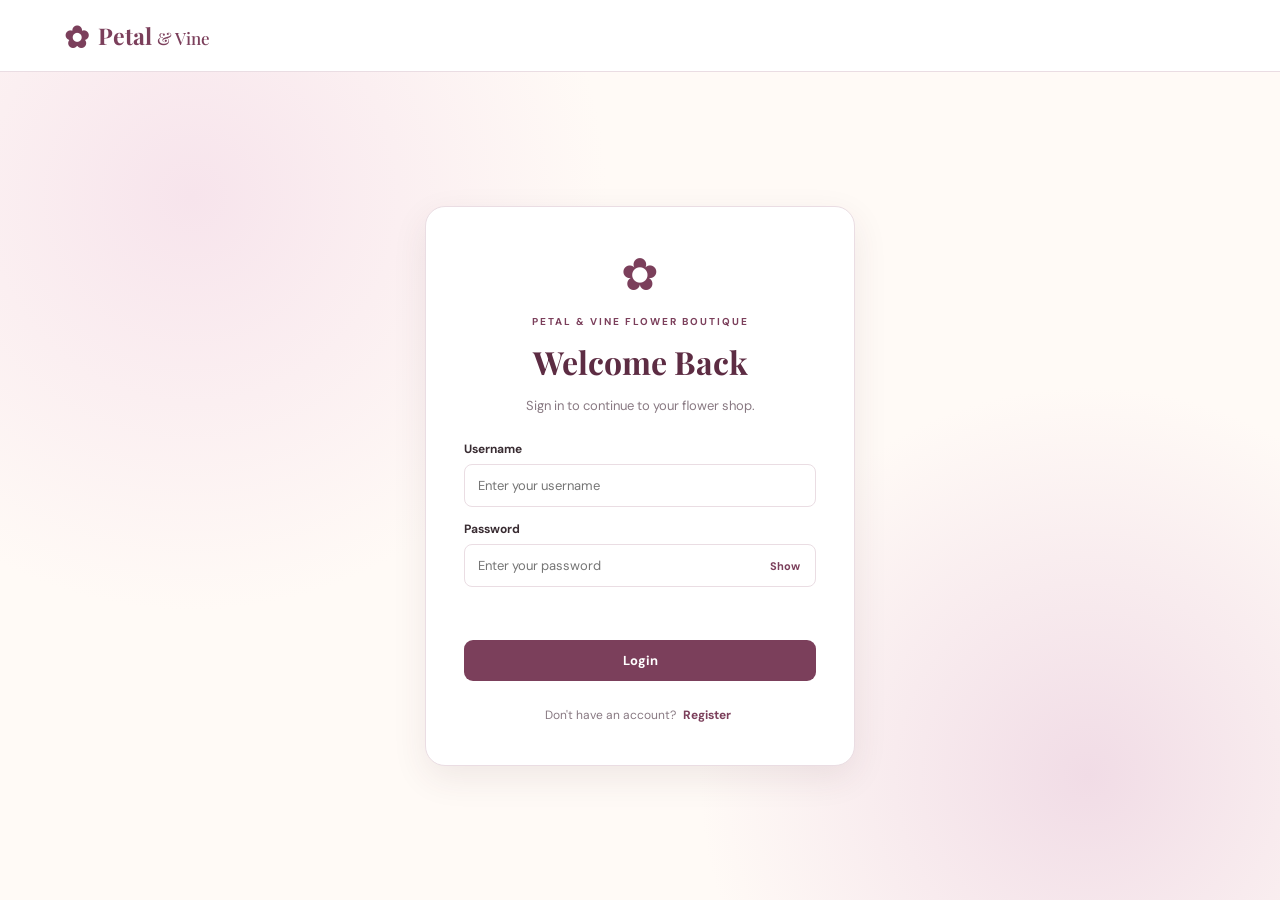
<file: index.html>
<!DOCTYPE html>
<html lang="en">
<head>
  <meta charset="UTF-8">
  <meta name="viewport" content="width=device-width, initial-scale=1.0">
  <meta name="theme-color" content="#7b3f5b">
  <meta name="description" content="Petal & Vine Flower Boutique">
  <title>Petal & Vine | Flower Boutique</title>
  <link rel="stylesheet" href="style.css">
  <script src="script.js" defer></script>
</head>
<body>

<header class="topbar">
  <a class="brand" href="#" onclick="return false;">
    <span class="brand-icon">✿</span>
    <span>Petal <small>& Vine</small></span>
  </a>
  <div class="header-right">
    <span id="headerUser"></span>
    <button class="btn outline small hidden" id="logoutButton" onclick="logout()">Logout</button>
  </div>
</header>

<main>
  <!-- LOGIN AND REGISTRATION -->
  <section id="authScreen" class="auth-screen">
    <div class="auth-card">
      <div class="auth-brand">✿</div>
      <p class="eyebrow">PETAL & VINE FLOWER BOUTIQUE</p>
      <h1 id="authTitle">Welcome Back</h1>
      <p id="authSubtitle">Sign in to continue to your flower shop.</p>

      <form id="loginForm">
        <label for="loginUsername">Username</label>
        <input id="loginUsername" type="text" placeholder="Enter your username" autocomplete="username" required>

        <label for="loginPassword">Password</label>
        <div class="password-field">
          <input id="loginPassword" type="password" placeholder="Enter your password" autocomplete="current-password" required>
          <button type="button" class="password-toggle" onclick="togglePassword('loginPassword',this)">Show</button>
        </div>

        <p id="loginMessage" class="form-message"></p>
        <button class="btn primary full" type="submit">Login</button>
      </form>

      <form id="registerForm" class="hidden">
        <label for="registerName">Full Name</label>
        <input id="registerName" type="text" placeholder="Enter your full name" required>

        <label for="registerUsername">Username</label>
        <input id="registerUsername" type="text" placeholder="Choose a username" autocomplete="username" required>

        <label for="registerPassword">Password</label>
        <div class="password-field">
          <input id="registerPassword" type="password" placeholder="At least 6 characters" autocomplete="new-password" required>
          <button type="button" class="password-toggle" onclick="togglePassword('registerPassword',this)">Show</button>
        </div>

        <label for="registerConfirm">Confirm Password</label>
        <div class="password-field">
          <input id="registerConfirm" type="password" placeholder="Confirm your password" autocomplete="new-password" required>
          <button type="button" class="password-toggle" onclick="togglePassword('registerConfirm',this)">Show</button>
        </div>

        <p id="registerMessage" class="form-message"></p>
        <button class="btn primary full" type="submit">Create Account</button>
      </form>

      <div id="authSwitch" class="auth-switch">
        Don't have an account?
        <button type="button" class="text-button" onclick="showRegister()">Register</button>
      </div>

      <div id="loginSwitch" class="auth-switch hidden">
        Already have an account?
        <button type="button" class="text-button" onclick="showLogin()">Login</button>
      </div>
    </div>
  </section>

  <!-- MAIN APPLICATION -->
  <section id="appScreen" class="app-layout hidden">
    <aside class="sidebar">
      <div class="sidebar-brand">
        <span>✿</span>
        <div>Petal & Vine<small>Flower Boutique</small></div>
      </div>

      <div class="role-label" id="roleLabel"></div>

      <nav id="customerNav">
        <button class="nav-link active" onclick="customerPage('shop',this)">🛍️ <span>Shop Flowers</span></button>
        <button class="nav-link" onclick="customerPage('cart',this)">🛒 <span>My Cart</span><span id="cartCount" class="cart-count">0</span></button>
        <button class="nav-link" onclick="customerPage('orders',this)">📦 <span>My Orders</span></button>
        <button class="nav-link" onclick="customerPage('receipts',this)">🧾 <span>My Receipts</span></button>
        <button class="nav-link" onclick="customerPage('transactions',this)">💳 <span>Transactions</span></button>
        <button class="nav-link" onclick="customerPage('profile',this)">👤 <span>My Profile</span></button>
        <button class="nav-link" onclick="customerPage('about',this)">🌷 <span>About Us</span></button>
      </nav>

      <nav id="adminNav" class="hidden">
        <button class="nav-link active" onclick="adminPage('dashboard',this)">📊 <span>Dashboard</span></button>
        <button class="nav-link" onclick="adminPage('products',this)">🌹 <span>Manage Products</span></button>
        <button class="nav-link" onclick="adminPage('inventory',this)">📋 <span>Inventory</span></button>
        <button class="nav-link" onclick="adminPage('orders',this)">📦 <span>Customer Orders</span></button>
        <button class="nav-link" onclick="adminPage('users',this)">👥 <span>Customers</span></button>
        <button class="nav-link" onclick="adminPage('settings',this)">⚙️ <span>Admin Settings</span></button>
      </nav>

      <button class="btn outline full sidebar-logout" onclick="logout()">Logout</button>
    </aside>

    <div class="main-content">
      <div class="page-header">
        <div>
          <p class="eyebrow">PETAL & VINE</p>
          <h1 id="pageTitle">Shop Flowers</h1>
          <p id="welcomeText"></p>
        </div>
        <button class="btn outline mobile-logout" onclick="logout()">Logout</button>
      </div>

      <!-- CUSTOMER SHOP -->
      <section id="customer-shop" class="page">
        <div class="hero">
          <div>
            <p class="eyebrow">FRESH FLOWERS, BEAUTIFUL MOMENTS</p>
            <h2>Make every moment bloom.</h2>
            <p>Find the perfect flowers for every special occasion.</p>
          </div>
          <div class="hero-flower">💐</div>
        </div>

        <div class="section-heading">
          <div>
            <h2>Our Flower Collection</h2>
            <p>Choose your favorite bouquet and quantity.</p>
          </div>
          <input id="productSearch" class="search-input" type="search" placeholder="Search flowers...">
        </div>

        <div id="shopProducts" class="product-grid"></div>
      </section>

      <!-- CUSTOMER CART -->
      <section id="customer-cart" class="page hidden">
        <div class="section-heading">
          <div><h2>My Shopping Cart</h2><p>Review your selected flowers.</p></div>
        </div>
        <div id="cartContent"></div>
      </section>

      <!-- CUSTOMER ORDERS -->
      <section id="customer-orders" class="page hidden">
        <div class="section-heading"><div><h2>My Orders</h2><p>Track your order status.</p></div></div>
        <div id="customerOrders"></div>
      </section>

      <!-- CUSTOMER RECEIPTS -->
      <section id="customer-receipts" class="page hidden">
        <div class="section-heading"><div><h2>My Receipts</h2><p>View and print your order receipts.</p></div></div>
        <div id="customerReceipts"></div>
      </section>

      <!-- CUSTOMER TRANSACTIONS -->
      <section id="customer-transactions" class="page hidden">
        <div class="section-heading"><div><h2>My Transactions</h2><p>Your Cash on Delivery transaction records.</p></div></div>
        <div id="customerTransactions"></div>
      </section>

      <!-- CUSTOMER PROFILE -->
      <section id="customer-profile" class="page hidden">
        <div class="section-heading"><div><h2>My Profile</h2><p>Manage your account information.</p></div></div>
        <div class="form-card">
          <form id="profileForm">
            <label for="profileName">Full Name</label>
            <input id="profileName" required>

            <label for="profileUsername">Username</label>
            <input id="profileUsername" required>

            <label for="profilePhone">Phone Number</label>
            <input id="profilePhone" type="tel">

            <label for="profileAddress">Delivery Address</label>
            <textarea id="profileAddress" rows="3"></textarea>

            <label for="profilePassword">New Password (optional)</label>
            <input id="profilePassword" type="password" placeholder="Leave blank to keep current password">

            <p id="profileMessage" class="form-message"></p>
            <button class="btn primary" type="submit">Save Changes</button>
          </form>
        </div>
      </section>

      <!-- ABOUT -->
      <section id="customer-about" class="page hidden">
        <div class="about-card">
          <div class="about-flower">🌷</div>
          <p class="eyebrow">WELCOME TO PETAL & VINE</p>
          <h2>Flowers that speak from the heart.</h2>
          <p>Petal & Vine is a flower boutique offering beautiful floral arrangements for birthdays, anniversaries, celebrations, and everyday surprises.</p>
          <p>Our goal is to make every special moment more meaningful with flowers.</p>
        </div>
      </section>

      <!-- ADMIN DASHBOARD -->
      <section id="admin-dashboard" class="page hidden">
        <div class="section-heading"><div><h2>Dashboard Overview</h2><p>Monitor your flower shop activity.</p></div></div>
        <div id="dashboardStats" class="stats-grid"></div>
        <div class="panel">
          <h3>Recent Orders</h3>
          <div id="recentOrders"></div>
        </div>
      </section>

      <!-- ADMIN PRODUCTS -->
      <section id="admin-products" class="page hidden">
        <div class="section-heading">
          <div><h2>Manage Products</h2><p>Add, edit, and delete flower products.</p></div>
          <button class="btn primary" onclick="openProductModal()">+ Add Product</button>
        </div>
        <input id="adminProductSearch" class="search-input" type="search" placeholder="Search products...">
        <div id="adminProducts" class="product-grid"></div>
      </section>

      <!-- ADMIN INVENTORY -->
      <section id="admin-inventory" class="page hidden">
        <div class="section-heading"><div><h2>Inventory Management</h2><p>Monitor product stock and availability.</p></div></div>
        <div id="inventoryList"></div>
      </section>

      <!-- ADMIN ORDERS -->
      <section id="admin-orders" class="page hidden">
        <div class="section-heading"><div><h2>Customer Orders</h2><p>Review orders and update their status.</p></div></div>
        <div id="adminOrders"></div>
      </section>

      <!-- ADMIN CUSTOMERS -->
      <section id="admin-users" class="page hidden">
        <div class="section-heading"><div><h2>Customer Management</h2><p>Manage registered customer accounts.</p></div></div>
        <div id="adminUsers"></div>
      </section>

      <!-- ADMIN SETTINGS -->
      <section id="admin-settings" class="page hidden">
        <div class="section-heading"><div><h2>Admin Settings</h2><p>Change your administrator username and password.</p></div></div>
        <div class="form-card">
          <form id="settingsForm">
            <label for="settingsUsername">Admin Username</label>
            <input id="settingsUsername" required>

            <label for="settingsPassword">New Password</label>
            <input id="settingsPassword" type="password" placeholder="Leave blank to keep current password">

            <label for="settingsConfirm">Confirm New Password</label>
            <input id="settingsConfirm" type="password" placeholder="Confirm new password">

            <p id="settingsMessage" class="form-message"></p>
            <button class="btn primary" type="submit">Save Settings</button>
          </form>
        </div>
      </section>
    </div>
  </section>
</main>

<!-- PRODUCT MODAL -->
<div id="productModal" class="modal hidden">
  <div class="modal-card">
    <button class="modal-close" onclick="closeModal('productModal')">×</button>
    <h2 id="productModalTitle">Add Product</h2>

    <form id="productForm">
      <input id="productId" type="hidden">

      <label for="productName">Product Name</label>
      <input id="productName" required>

      <label for="productCategory">Category</label>
      <input id="productCategory" required>

      <label for="productDescription">Description</label>
      <textarea id="productDescription" rows="3"></textarea>

      <label for="productPrice">Price (₱)</label>
      <input id="productPrice" type="number" min="0.01" step="0.01" required>

      <label for="productStock">Stock Quantity</label>
      <input id="productStock" type="number" min="0" step="1" required>

      <label for="productImage">Image URL or Emoji</label>
      <input id="productImage" placeholder="Paste image URL or enter 🌹">

      <label for="productImageFile">Or Upload Product Image</label>
      <input id="productImageFile" type="file" accept="image/*">

      <div id="productImagePreview" class="product-image-preview">💐</div>

      <button class="btn primary full" type="submit">Save Product</button>
    </form>
  </div>
</div>

<!-- CHECKOUT MODAL -->
<div id="checkoutModal" class="modal hidden">
  <div class="modal-card">
    <button class="modal-close" onclick="closeModal('checkoutModal')">×</button>
    <h2>Checkout</h2>
    <div id="checkoutSummary" class="checkout-summary"></div>

    <form id="checkoutForm">
      <label for="checkoutName">Customer Name</label>
      <input id="checkoutName" required>

      <label for="checkoutPhone">Contact Number</label>
      <input id="checkoutPhone" type="tel" required>

      <label for="checkoutAddress">Delivery Address</label>
      <textarea id="checkoutAddress" rows="3" required></textarea>

      <div class="payment-note">
        <strong>Payment Method</strong>
        <p>Cash on Delivery (COD)</p>
      </div>

      <button class="btn primary full" type="submit">Place Order</button>
    </form>
  </div>
</div>
  
<!-- RECEIPT MODAL -->
<div id="receiptModal" class="modal hidden">
  <div class="modal-card receipt-modal-card">

    <button
      class="modal-close no-print"
      onclick="closeModal('receiptModal')">
      ×
    </button>

    <div id="receiptContent"></div>

    <div class="receipt-actions no-print">
      <button class="btn primary" onclick="window.print()">
        Print Receipt
      </button>

      <button class="btn outline"
        onclick="closeModal('receiptModal')">
        Close
      </button>
    </div>

  </div>
</div>

<div id="toast" class="toast"></div>

</body>
</html>
</file>
<file: style.css>
@import url('https://fonts.googleapis.com/css2?family=DM+Sans:wght@400;500;600;700&family=Playfair+Display:wght@500;600;700&display=swap');

:root {
  --wine: #7b3f5b;
  --wine-dark: #5d2c43;
  --pink: #f8eaf0;
  --pink-dark: #efd5e0;
  --cream: #fffaf6;
  --white: #ffffff;
  --text: #392c32;
  --muted: #887982;
  --border: #eadde3;
  --green: #477b5a;
  --red: #b64b55;
  --shadow: 0 12px 35px rgba(75, 42, 58, .09);
}

* {
  box-sizing: border-box;
}

html {
  scroll-behavior: smooth;
}

body {
  margin: 0;
  background: var(--cream);
  color: var(--text);
  font-family: 'DM Sans', sans-serif;
}

button,
input,
textarea,
select {
  font: inherit;
}

button {
  cursor: pointer;
}

button:disabled {
  cursor: not-allowed;
  opacity: .5;
}

.hidden {
  display: none !important;
}

h1,
h2,
h3,
h4 {
  font-family: 'Playfair Display', serif;
  color: var(--wine-dark);
  margin-top: 0;
}

p {
  line-height: 1.6;
}

.topbar {
  height: 72px;
  background: var(--white);
  border-bottom: 1px solid var(--border);
  display: flex;
  justify-content: space-between;
  align-items: center;
  padding: 0 5%;
  position: sticky;
  top: 0;
  z-index: 20;
}

.brand {
  color: var(--wine);
  font-family: 'Playfair Display', serif;
  font-weight: 700;
  font-size: 23px;
  text-decoration: none;
  display: flex;
  align-items: center;
  gap: 9px;
}

.brand small {
  font-size: 17px;
  font-weight: 500;
}

.brand-icon {
  font-size: 30px;
}

.header-right {
  display: flex;
  align-items: center;
  gap: 12px;
  color: var(--muted);
  font-size: 13px;
}

main {
  min-height: calc(100vh - 72px);
}

.btn {
  border: 1px solid transparent;
  border-radius: 9px;
  padding: 11px 17px;
  font-weight: 700;
  font-size: 13px;
  transition: .2s ease;
  display: inline-flex;
  justify-content: center;
  align-items: center;
  gap: 7px;
}

.btn:hover {
  transform: translateY(-1px);
}

.btn.primary {
  background: var(--wine);
  color: white;
}

.btn.primary:hover {
  background: var(--wine-dark);
}

.btn.outline {
  background: white;
  color: var(--wine);
  border-color: var(--pink-dark);
}

.btn.outline:hover {
  background: var(--pink);
}

.btn.danger {
  background: #fff0f0;
  color: var(--red);
  border-color: #f3d2d4;
}

.btn.small {
  padding: 7px 11px;
  font-size: 12px;
}

.btn.full {
  width: 100%;
}

.text-button {
  border: 0;
  background: transparent;
  color: var(--wine);
  font-weight: 700;
  padding: 4px;
}

.text-button:hover {
  text-decoration: underline;
}

.eyebrow {
  color: var(--wine);
  letter-spacing: 2px;
  font-size: 10px;
  font-weight: 700;
}

/* AUTHENTICATION */

.auth-screen {
  min-height: calc(100vh - 72px);
  display: flex;
  justify-content: center;
  align-items: center;
  padding: 35px 16px;
  background:
    radial-gradient(circle at 15% 15%, #f7e4ec 0, transparent 32%),
    radial-gradient(circle at 85% 85%, #f1dce6 0, transparent 30%),
    var(--cream);
}

.auth-card {
  width: 100%;
  max-width: 430px;
  padding: 38px;
  border-radius: 20px;
  background: white;
  box-shadow: var(--shadow);
  border: 1px solid var(--border);
}

.auth-brand {
  font-size: 45px;
  text-align: center;
  color: var(--wine);
}

.auth-card .eyebrow,
.auth-card h1,
.auth-card > p {
  text-align: center;
}

.auth-card h1 {
  margin-bottom: 8px;
  font-size: 32px;
}

.auth-card > p:not(.eyebrow) {
  color: var(--muted);
  font-size: 13px;
  margin-bottom: 25px;
}

label {
  display: block;
  margin: 14px 0 7px;
  color: var(--text);
  font-size: 12px;
  font-weight: 700;
}

input,
textarea,
select {
  width: 100%;
  padding: 12px 13px;
  border: 1px solid var(--border);
  border-radius: 8px;
  outline: none;
  background: white;
  color: var(--text);
  font-size: 13px;
  transition: border .2s, box-shadow .2s;
}

input:focus,
textarea:focus,
select:focus {
  border-color: var(--wine);
  box-shadow: 0 0 0 3px rgba(123, 63, 91, .09);
}

textarea {
  resize: vertical;
}

.password-field {
  display: flex;
  position: relative;
}

.password-field input {
  padding-right: 65px;
}

.password-toggle {
  position: absolute;
  right: 10px;
  top: 50%;
  transform: translateY(-50%);
  border: 0;
  background: transparent;
  color: var(--wine);
  font-size: 11px;
  font-weight: 700;
}

.auth-card form > .btn {
  margin-top: 17px;
}

.auth-switch {
  text-align: center;
  font-size: 12px;
  color: var(--muted);
  margin-top: 22px;
}

.form-message {
  min-height: 18px;
  margin: 9px 0;
  font-size: 12px;
}

/* APPLICATION LAYOUT */

.app-layout {
  display: flex;
  min-height: calc(100vh - 72px);
}

.sidebar {
  width: 245px;
  flex-shrink: 0;
  background: #fff;
  border-right: 1px solid var(--border);
  padding: 24px 15px;
  display: flex;
  flex-direction: column;
}

.sidebar-brand {
  display: flex;
  align-items: center;
  gap: 10px;
  padding: 5px 9px 25px;
  font-family: 'Playfair Display', serif;
  font-size: 18px;
  font-weight: 700;
  color: var(--wine);
}

.sidebar-brand > span {
  font-size: 32px;
}

.sidebar-brand small {
  display: block;
  font-family: 'DM Sans', sans-serif;
  font-size: 10px;
  color: var(--muted);
  font-weight: 500;
}

.role-label {
  background: var(--pink);
  color: var(--wine);
  padding: 9px 12px;
  border-radius: 7px;
  margin-bottom: 20px;
  font-size: 11px;
  font-weight: 700;
}

.sidebar nav {
  display: flex;
  flex-direction: column;
  gap: 5px;
}

.nav-link {
  width: 100%;
  display: flex;
  align-items: center;
  gap: 10px;
  text-align: left;
  padding: 12px 11px;
  background: transparent;
  border: 0;
  border-radius: 8px;
  color: #76636d;
  font-size: 12px;
  font-weight: 600;
}

.nav-link:hover,
.nav-link.active {
  background: var(--pink);
  color: var(--wine);
}

.cart-count {
  margin-left: auto;
  min-width: 21px;
  height: 21px;
  padding: 0 5px;
  display: inline-flex;
  align-items: center;
  justify-content: center;
  border-radius: 50px;
  background: var(--wine);
  color: white;
  font-size: 10px;
}

.sidebar-logout {
  margin-top: auto;
}

.main-content {
  flex: 1;
  min-width: 0;
  padding: 32px;
  max-width: 1600px;
  margin: 0 auto;
}

.page-header {
  display: flex;
  align-items: center;
  justify-content: space-between;
  margin-bottom: 27px;
}

.page-header h1 {
  margin: 3px 0;
  font-size: 30px;
}

.page-header p:last-child {
  margin: 4px 0;
  color: var(--muted);
  font-size: 12px;
}

.mobile-logout {
  display: none;
}

.page {
  animation: appear .2s ease;
}

@keyframes appear {
  from { opacity: 0; transform: translateY(5px); }
  to { opacity: 1; transform: translateY(0); }
}

/* HERO */

.hero {
  background: linear-gradient(115deg, #f7e7ee, #fff4ed);
  border-radius: 18px;
  padding: 35px 40px;
  display: flex;
  justify-content: space-between;
  align-items: center;
  margin-bottom: 32px;
  overflow: hidden;
}

.hero h2 {
  font-size: clamp(25px, 4vw, 38px);
  margin: 10px 0;
}

.hero p:not(.eyebrow) {
  color: #796873;
  font-size: 13px;
}

.hero-flower {
  font-size: 95px;
  padding: 0 20px;
}

.section-heading {
  display: flex;
  align-items: center;
  justify-content: space-between;
  gap: 15px;
  margin: 25px 0 18px;
}

.section-heading h2 {
  margin: 0 0 5px;
  font-size: 23px;
}

.section-heading p {
  color: var(--muted);
  font-size: 12px;
  margin: 0;
}

.search-input {
  max-width: 280px;
}

/* PRODUCTS */

.product-grid {
  display: grid;
  grid-template-columns: repeat(3, minmax(0, 1fr));
  gap: 19px;
}

.product-card {
  background: white;
  border: 1px solid var(--border);
  border-radius: 13px;
  overflow: hidden;
  box-shadow: 0 4px 15px rgba(75, 42, 58, .035);
  min-width: 0;
}

.product-image {
  height: 175px;
  background: linear-gradient(135deg, #f8eaf0, #fff5ee);
  display: flex;
  justify-content: center;
  align-items: center;
  overflow: hidden;
  font-size: 65px;
}

.product-image img {
  width: 100%;
  height: 100%;
  object-fit: cover;
}

.product-info {
  padding: 16px;
}

.product-info h3 {
  font-size: 18px;
  margin: 0 0 6px;
}

.product-info p {
  color: var(--muted);
  font-size: 11px;
  margin: 5px 0;
}

.price {
  font-size: 18px;
  font-weight: 700;
  color: var(--wine);
  margin-top: 12px;
}

.stock {
  color: var(--green);
  font-size: 11px;
  margin: 5px 0 10px;
}

.quantity-label {
  margin-top: 12px;
}

.product-quantity {
  max-width: 100%;
}

.product-actions {
  display: flex;
  gap: 8px;
  margin-top: 14px;
}

.product-actions .btn {
  flex: 1;
  padding-left: 7px;
  padding-right: 7px;
}

/* PANELS AND FORMS */

.panel,
.form-card,
.about-card {
  background: white;
  border: 1px solid var(--border);
  border-radius: 13px;
  padding: 22px;
  box-shadow: 0 4px 15px rgba(75, 42, 58, .035);
}

.form-card {
  max-width: 650px;
}

.form-card form > .btn {
  margin-top: 18px;
}

.about-card {
  text-align: center;
  max-width: 800px;
  margin: 20px auto;
  padding: 50px 35px;
}

.about-card h2 {
  font-size: 30px;
}

.about-card p:not(.eyebrow) {
  color: var(--muted);
  max-width: 600px;
  margin: 12px auto;
  font-size: 13px;
}

.about-flower {
  font-size: 65px;
}

/* DASHBOARD */

.stats-grid {
  display: grid;
  grid-template-columns: repeat(3, minmax(0, 1fr));
  gap: 15px;
  margin-bottom: 22px;
}

.stat-card {
  background: white;
  border: 1px solid var(--border);
  border-radius: 12px;
  padding: 20px;
}

.stat-card span {
  color: var(--muted);
  display: block;
  font-size: 11px;
}

.stat-card strong {
  display: block;
  color: var(--wine);
  font-size: 23px;
  margin-top: 8px;
  overflow-wrap: anywhere;
}

.panel h3 {
  margin-bottom: 14px;
}

/* TABLES */

.table-wrap {
  width: 100%;
  overflow-x: auto;
  background: white;
  border-radius: 11px;
  border: 1px solid var(--border);
}

table {
  border-collapse: collapse;
  width: 100%;
  min-width: 650px;
  font-size: 12px;
}

th,
td {
  padding: 13px 15px;
  text-align: left;
  border-bottom: 1px solid var(--border);
}

th {
  color: var(--wine);
  background: #fbf3f6;
  font-weight: 700;
}

td {
  color: var(--text);
}

tr:last-child td {
  border-bottom: 0;
}

.badge {
  display: inline-block;
  padding: 5px 9px;
  border-radius: 30px;
  background: #fff4dc;
  color: #98702b;
  font-size: 10px;
  font-weight: 700;
}

.badge.green {
  background: #e7f4e9;
  color: var(--green);
}

.badge.red {
  background: #ffebeb;
  color: var(--red);
}

/* CART AND RECEIPT LINES */

.cart-row {
  display: grid;
  grid-template-columns: 2fr 1fr 1fr auto;
  align-items: center;
  gap: 15px;
  padding: 16px 0;
  border-bottom: 1px solid var(--border);
}

.cart-row:last-child {
  border-bottom: 0;
}

.cart-row p {
  margin: 4px 0;
}

.muted {
  color: var(--muted);
  font-size: 11px;
}

.qty-input {
  max-width: 90px;
}

.cart-total {
  text-align: right;
  padding: 22px 5px;
}

.cart-total p {
  color: var(--muted);
  font-size: 13px;
  margin-bottom: 5px;
}

.cart-total strong {
  color: var(--wine);
  font-size: 25px;
}

.receipt-line {
  display: flex;
  justify-content: space-between;
  gap: 15px;
  padding: 9px 0;
  border-bottom: 1px dashed var(--border);
  font-size: 12px;
}

.receipt-line strong {
  text-align: right;
}

.receipt-total {
  text-align: right;
  color: var(--wine);
  font-size: 19px;
  font-weight: 700;
  padding: 15px 0;
}

.checkout-summary {
  background: #fff8fb;
  border-radius: 9px;
  padding: 13px;
  margin: 15px 0;
}

.payment-note {
  background: var(--pink);
  padding: 13px;
  border-radius: 9px;
  margin-top: 17px;
}

.payment-note strong {
  color: var(--wine);
  font-size: 12px;
}

.payment-note p {
  font-size: 12px;
  margin-bottom: 0;
}

/* EMPTY STATE */

.empty-state {
  background: white;
  border: 1px dashed var(--pink-dark);
  border-radius: 12px;
  padding: 35px 20px;
  text-align: center;
  color: var(--muted);
  font-size: 12px;
}

.empty-state strong {
  display: block;
  color: var(--wine);
  font-family: 'Playfair Display', serif;
  font-size: 20px;
  margin-bottom: 8px;
}

/* MODALS */

.modal {
  position: fixed;
  inset: 0;
  z-index: 50;
  background: rgba(38, 24, 32, .55);
  display: flex;
  align-items: center;
  justify-content: center;
  padding: 18px;
  overflow-y: auto;
}

.modal-card {
  position: relative;
  width: 100%;
  max-width: 540px;
  max-height: 92vh;
  overflow-y: auto;
  background: white;
  border-radius: 15px;
  padding: 28px;
  box-shadow: var(--shadow);
}

.modal-card h2 {
  margin-bottom: 20px;
}

.modal-close {
  position: absolute;
  top: 12px;
  right: 15px;
  width: 30px;
  height: 30px;
  border: 0;
  background: var(--pink);
  color: var(--wine);
  border-radius: 50%;
  font-size: 22px;
}

.product-image-preview {
  height: 150px;
  margin: 12px 0 18px;
  background: var(--pink);
  border-radius: 10px;
  display: flex;
  justify-content: center;
  align-items: center;
  font-size: 55px;
  overflow: hidden;
}

.product-image-preview img {
  width: 100%;
  height: 100%;
  object-fit: contain;
}

.receipt-modal-card {
  max-width: 600px;
}

.receipt {
  padding: 15px 5px;
  color: #342a30;
}

.receipt h2,
.receipt > p {
  text-align: center;
}

.receipt h2 {
  margin-bottom: 3px;
}

.receipt h3 {
  margin: 20px 0 8px;
}

.receipt hr {
  border: 0;
  border-top: 1px dashed var(--border);
  margin: 17px 0;
}

.receipt-actions {
  display: flex;
  justify-content: center;
  gap: 10px;
  margin-top: 20px;
}

/* TOAST */

.toast {
  position: fixed;
  bottom: 22px;
  left: 50%;
  transform: translate(-50%, 20px);
  background: var(--wine-dark);
  color: white;
  padding: 12px 20px;
  border-radius: 9px;
  font-size: 12px;
  opacity: 0;
  pointer-events: none;
  transition: .25s;
  z-index: 100;
  max-width: calc(100% - 30px);
  text-align: center;
}

.toast.show {
  opacity: 1;
  transform: translate(-50%, 0);
}

/* RESPONSIVE */

@media (max-width: 1100px) {
  .product-grid {
    grid-template-columns: repeat(2, minmax(0, 1fr));
  }

  .main-content {
    padding: 25px;
  }
}

@media (max-width: 760px) {
  .topbar {
    height: 62px;
    padding: 0 16px;
  }

  .brand {
    font-size: 19px;
  }

  .brand small {
    font-size: 14px;
  }

  .header-right {
    font-size: 10px;
  }

  .app-layout {
    display: block;
  }

  .sidebar {
    width: 100%;
    padding: 10px;
    border-right: 0;
    border-bottom: 1px solid var(--border);
  }

  .sidebar-brand,
  .role-label,
  .sidebar-logout {
    display: none;
  }

  .sidebar nav {
    flex-direction: row;
    overflow-x: auto;
    gap: 5px;
  }

  .nav-link {
    width: auto;
    min-width: max-content;
    padding: 10px;
    font-size: 11px;
  }

  .main-content {
    padding: 20px 14px;
  }

  .page-header h1 {
    font-size: 25px;
  }

  .mobile-logout {
    display: inline-flex;
  }

  .hero {
    padding: 25px 20px;
  }

  .hero-flower {
    font-size: 65px;
    padding: 0;
  }

  .section-heading {
    align-items: flex-start;
    flex-direction: column;
  }

  .search-input {
    max-width: none;
  }

  .stats-grid {
    grid-template-columns: repeat(2, minmax(0, 1fr));
  }

  .cart-row {
    grid-template-columns: 1fr 1fr;
  }

  .cart-row > div:nth-child(3) {
    text-align: left;
  }
}

@media (max-width: 480px) {
  .auth-card {
    padding: 27px 21px;
  }

  .product-grid {
    grid-template-columns: 1fr;
  }

  .product-image {
    height: 190px;
  }

  .hero-flower {
    font-size: 48px;
  }

  .hero h2 {
    font-size: 25px;
  }

  .stats-grid {
    grid-template-columns: 1fr 1fr;
    gap: 9px;
  }

  .stat-card {
    padding: 14px;
  }

  .stat-card strong {
    font-size: 19px;
  }

  .modal-card {
    padding: 23px 17px;
  }

  .receipt-actions {
    flex-direction: column;
  }

  .receipt-actions .btn {
    width: 100%;
  }

  .product-actions {
    flex-direction: column;
  }
}

/* PRINT RECEIPT */

@media print {
  body * {
    visibility: hidden !important;
  }

  #receiptModal,
  #receiptModal * {
    visibility: visible !important;
  }

  #receiptModal {
    position: absolute;
    inset: 0;
    background: white;
    padding: 0;
    display: block !important;
    overflow: visible;
  }

  #receiptModal .modal-card {
    max-width: none;
    max-height: none;
    overflow: visible;
    border: 0;
    box-shadow: none;
    padding: 15px;
  }

  .no-print,
  .modal-close {
    display: none !important;
  }

  .receipt {
    color: black;
  }
}
</file>
